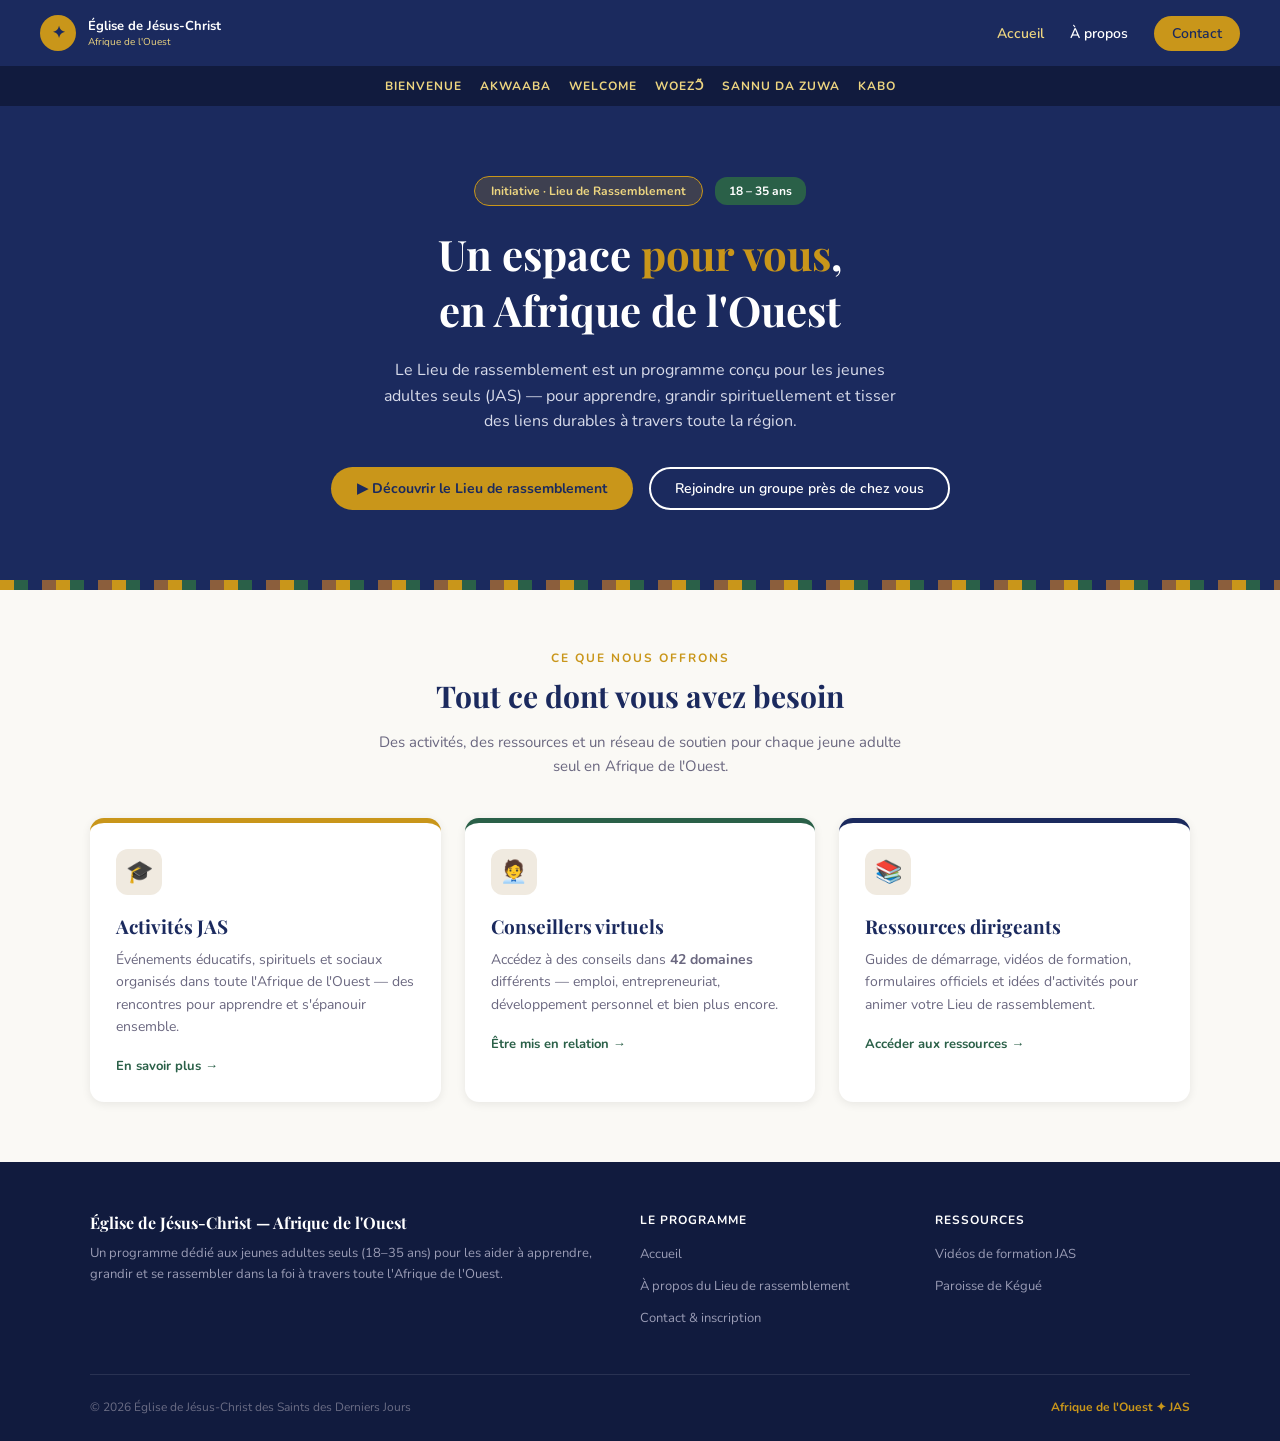
<file: index.html>
<!DOCTYPE html>
<html lang="fr">
<head>
  <meta charset="UTF-8">
  <meta name="viewport" content="width=device-width, initial-scale=1.0">
  <title>Lieu de rassemblement — Jeunes Adultes Seuls, Afrique de l'Ouest</title>
  <meta name="description" content="Le Lieu de rassemblement est un programme pour les jeunes adultes seuls (18-35 ans) en Afrique de l'Ouest : activités, ressources et accompagnement.">
  <link href="https://fonts.googleapis.com/css2?family=Playfair+Display:wght@400;700;900&family=Nunito:wght@300;400;600;700&display=swap" rel="stylesheet">
  <link rel="stylesheet" href="style.css">
</head>
<body>

<!-- ─── NAVBAR ─── -->
<nav>
  <a href="index.html" class="nav-logo">
    <div class="nav-logo-icon">✦</div>
    <div>
      <div class="nav-logo-main">Église de Jésus-Christ</div>
      <div class="nav-logo-sub">Afrique de l'Ouest</div>
    </div>
  </a>
  <ul class="nav-links">
    <li><a href="index.html" class="active">Accueil</a></li>
    <li><a href="a-propos.html">À propos</a></li>
    <li><a href="contact.html" class="nav-cta">Contact</a></li>
  </ul>
</nav>

<!-- ─── BANDEAU DE BIENVENUE ─── -->
<!-- ⚠️ Ces mots sont un essai de "bienvenue" dans plusieurs langues
     d'Afrique de l'Ouest, à vérifier / corriger avant de rendre le devoir -->
<div class="bandeau-bienvenue">
  <span class="bandeau-mot">Bienvenue</span>
  <span class="bandeau-mot">Akwaaba</span>
  <span class="bandeau-mot">Welcome</span>
  <span class="bandeau-mot">Woezɔ̃</span>
  <span class="bandeau-mot">Sannu da zuwa</span>
  <span class="bandeau-mot">Kabo</span>
</div>

<!-- ─── HERO ─── -->
<section class="hero">
  <div class="hero-badge">Initiative · Lieu de Rassemblement</div>
  <span class="hero-age">18 – 35 ans</span>
  <h1>Un espace <em>pour vous</em>,<br>en Afrique de l'Ouest</h1>
  <p class="hero-sub">
    Le Lieu de rassemblement est un programme conçu pour les jeunes adultes seuls (JAS) —
    pour apprendre, grandir spirituellement et tisser des liens durables à travers toute la région.
  </p>
  <div class="hero-actions">
    <a href="a-propos.html" class="btn-primary">▶ Découvrir le Lieu de rassemblement</a>
    <a href="contact.html" class="btn-outline">Rejoindre un groupe près de chez vous</a>
  </div>
</section>

<div class="kente"></div>

<!-- ─── OFFRES ─── -->
<section class="cards-section">
  <div class="cards-hd">
    <div class="section-label">Ce que nous offrons</div>
    <h2 class="section-title">Tout ce dont vous avez besoin</h2>
    <p class="section-desc">Des activités, des ressources et un réseau de soutien pour chaque jeune adulte seul en Afrique de l'Ouest.</p>
  </div>
  <div class="cards-grid">

    <div class="card">
      <div class="card-icon">🎓</div>
      <h3>Activités JAS</h3>
      <p>Événements éducatifs, spirituels et sociaux organisés dans toute l'Afrique de l'Ouest — des rencontres pour apprendre et s'épanouir ensemble.</p>
      <a href="a-propos.html" class="card-link">En savoir plus →</a>
    </div>

    <div class="card card-green">
      <div class="card-icon">🧑‍💼</div>
      <h3>Conseillers virtuels</h3>
      <p>Accédez à des conseils dans <strong>42 domaines</strong> différents — emploi, entrepreneuriat, développement personnel et bien plus encore.</p>
      <a href="contact.html" class="card-link">Être mis en relation →</a>
    </div>

    <div class="card card-navy">
      <div class="card-icon">📚</div>
      <h3>Ressources dirigeants</h3>
      <p>Guides de démarrage, vidéos de formation, formulaires officiels et idées d'activités pour animer votre Lieu de rassemblement.</p>
      <a href="a-propos.html" class="card-link">Accéder aux ressources →</a>
    </div>

  </div>
</section>

<!-- ─── PIED DE PAGE ─── -->
<footer>
  <div class="footer-inner">
    <div class="footer-top">
      <div class="fbrand">
        <h4>Église de Jésus-Christ — Afrique de l'Ouest</h4>
        <p>Un programme dédié aux jeunes adultes seuls (18–35 ans) pour les aider à apprendre, grandir et se rassembler dans la foi à travers toute l'Afrique de l'Ouest.</p>
      </div>
      <div class="fcol">
        <h5>Le programme</h5>
        <ul>
          <li><a href="index.html">Accueil</a></li>
          <li><a href="a-propos.html">À propos du Lieu de rassemblement</a></li>
          <li><a href="contact.html">Contact &amp; inscription</a></li>
        </ul>
      </div>
      <div class="fcol">
        <h5>Ressources</h5>
        <ul>
          <li><a href="https://www.youtube.com/playlist?list=PLsImnSnI11I7fehPz9nurvhtqoldoaC2j" target="_blank" rel="noopener">Vidéos de formation JAS</a></li>
          <li><a href="https://maps.app.goo.gl/mae8pg2AJkW2jbD5A" target="_blank" rel="noopener">Paroisse de Kégué</a></li>
        </ul>
      </div>
    </div>
    <div class="footer-bot">
      <span>© 2026 Église de Jésus-Christ des Saints des Derniers Jours</span>
      <span class="accent">Afrique de l'Ouest ✦ JAS</span>
    </div>
  </div>
</footer>

</body>
</html>
</file>
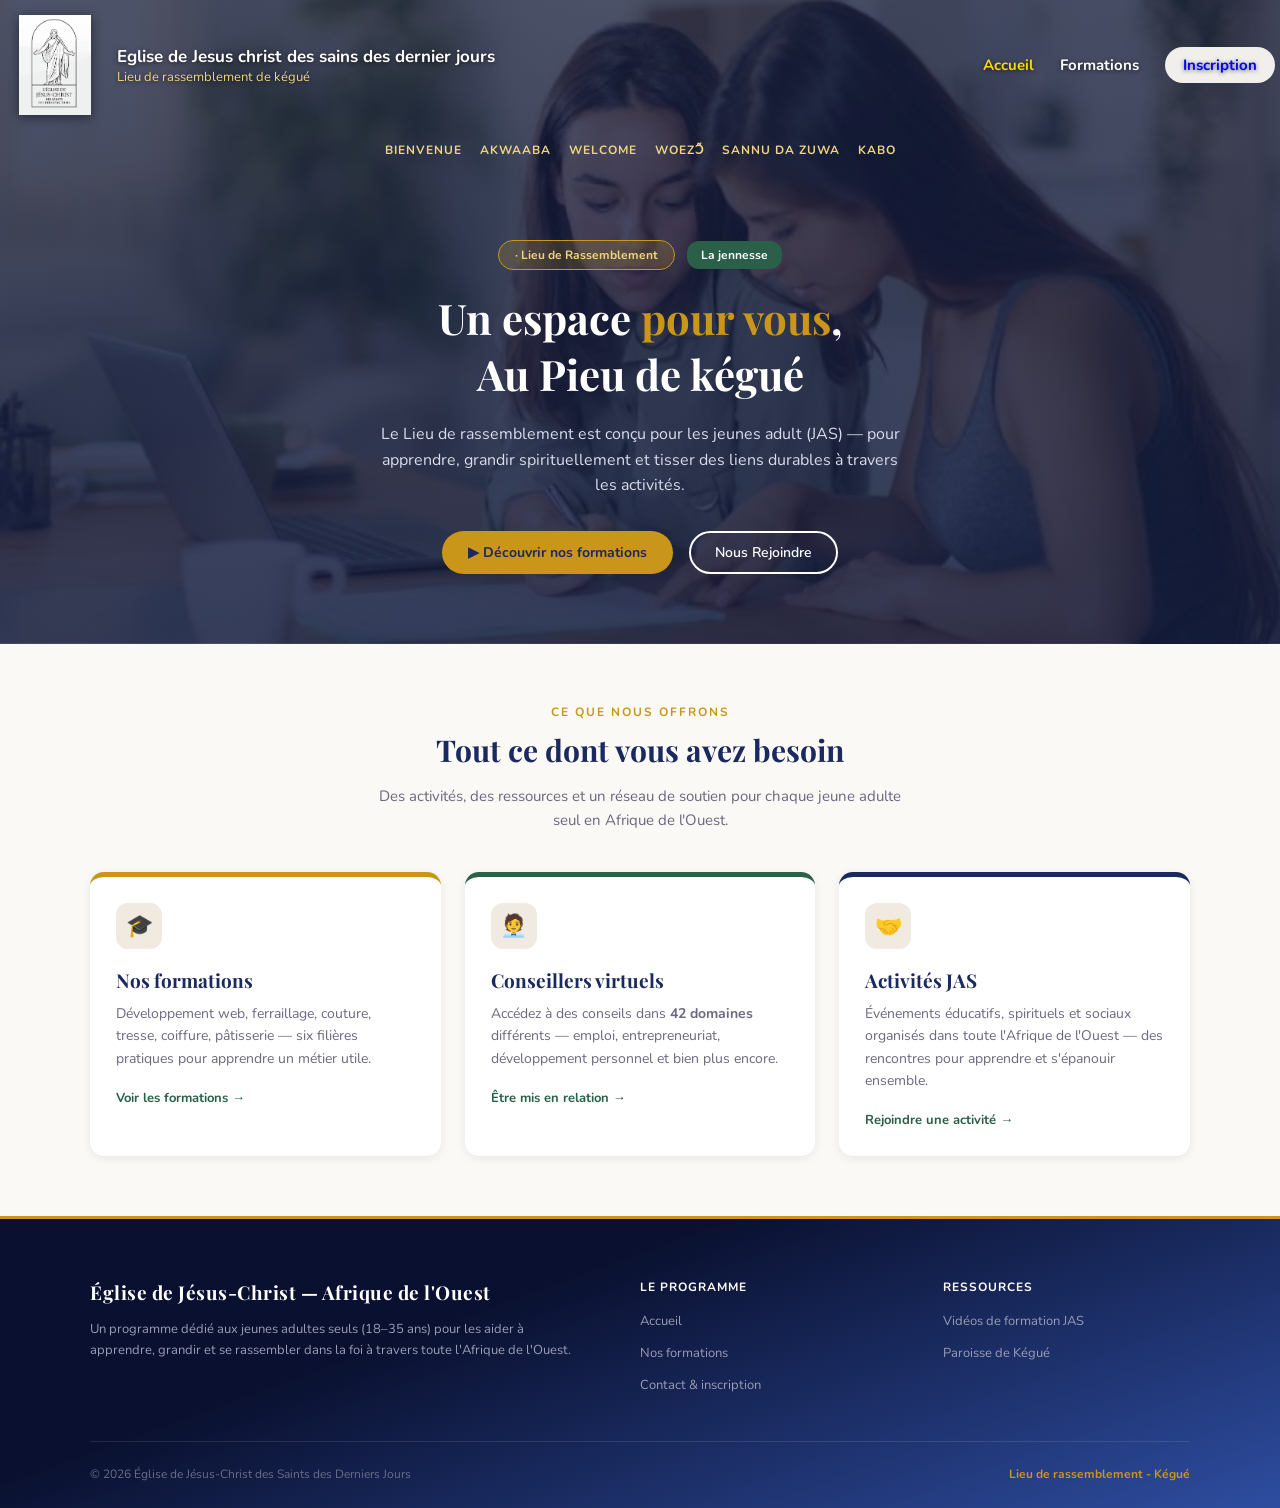
<file: Nouveau dossier/index.html>
<!DOCTYPE html>
<html lang="fr">
<head>
  <meta charset="UTF-8">
  <meta name="viewport" content="width=device-width, initial-scale=1.0">
  <title>Lieu de rassemblement — Jeunes Adultes Seuls, Afrique de l'Ouest</title>
  <meta name="description" content="Le Lieu de rassemblement est un programme pour les jeunes adultes seuls (18-35 ans) en Afrique de l'Ouest : activités, ressources et accompagnement.">
  <link href="https://fonts.googleapis.com/css2?family=Playfair+Display:wght@400;700;900&family=Nunito:wght@300;400;600;700&display=swap" rel="stylesheet">
  <link rel="stylesheet" href="style.css">
</head>
<body>

  <div class="hero-background">
<!-- ─── NAVBAR ─── -->
<nav>
  <a href="index.html" class="nav-logo">
    <div class="nav-logo-icon"><img src="iconeJas.png" alt="Jesus Christ"></div>
    <div>
      <div class="nav-logo-main">Eglise de Jesus christ des sains des dernier jours</div>
      <div class="nav-logo-sub">Lieu de rassemblement de kégué</div>
    </div>
  </a>
  <ul class="nav-links">
    <li><a href="index.html" class="active">Accueil</a></li>
    <li><a href="formations.html" class="fix">Formations</a></li>
    <li><a href="contact.html" class="nav-cta">Inscription</a></li>
  </ul>
</nav>

<div class="bandeau-bienvenue">
  <span class="bandeau-mot">Bienvenue</span>
  <span class="bandeau-mot">Akwaaba</span>
  <span class="bandeau-mot">Welcome</span>
  <span class="bandeau-mot">Woezɔ̃</span>
  <span class="bandeau-mot">Sannu da zuwa</span>
  <span class="bandeau-mot">Kabo</span>
</div>

<!-- ─── HERO ─── -->
<section class="hero">
  <div class="hero-badge"> · Lieu de Rassemblement</div>
  <span class="hero-age">La jennesse</span>
  <h1>Un espace <em>pour vous</em>,<br>Au Pieu de kégué</h1>
  <p class="hero-sub">
    Le Lieu de rassemblement est conçu pour les jeunes adult (JAS) —
    pour apprendre, grandir spirituellement et tisser des liens durables à travers les activités.
  </p>
  <div class="hero-actions">
    <a href="formations.html" class="btn-primary">▶ Découvrir nos formations</a>
    <a href="contact.html" class="btn-outline">Nous Rejoindre</a>
  </div>
</section>
</div>

<!-- ─── OFFRES ─── -->
<section class="cards-section">
  <div class="cards-hd">
    <div class="section-label">Ce que nous offrons</div>
    <h2 class="section-title">Tout ce dont vous avez besoin</h2>
    <p class="section-desc">Des activités, des ressources et un réseau de soutien pour chaque jeune adulte seul en Afrique de l'Ouest.</p>
  </div>
  <div class="cards-grid">

    <div class="card">
      <div class="card-icon">🎓</div>
      <h3>Nos formations</h3>
      <p>Développement web, ferraillage, couture, tresse, coiffure, pâtisserie — six filières pratiques pour apprendre un métier utile.</p>
      <a href="formations.html" class="card-link">Voir les formations →</a>
    </div>

    <div class="card card-green">
      <div class="card-icon">🧑‍💼</div>
      <h3>Conseillers virtuels</h3>
      <p>Accédez à des conseils dans <strong>42 domaines</strong> différents — emploi, entrepreneuriat, développement personnel et bien plus encore.</p>
      <a href="contact.html" class="card-link">Être mis en relation →</a>
    </div>

    <div class="card card-navy">
      <div class="card-icon">🤝</div>
      <h3>Activités JAS</h3>
      <p>Événements éducatifs, spirituels et sociaux organisés dans toute l'Afrique de l'Ouest — des rencontres pour apprendre et s'épanouir ensemble.</p>
      <a href="contact.html" class="card-link">Rejoindre une activité →</a>
    </div>

  </div>
</section>

<!-- ─── PIED DE PAGE ─── -->
<footer>
  <div class="footer-inner">
    <div class="footer-top">
      <div class="fbrand">
        <h4>Église de Jésus-Christ — Afrique de l'Ouest</h4>
        <p>Un programme dédié aux jeunes adultes seuls (18–35 ans) pour les aider à apprendre, grandir et se rassembler dans la foi à travers toute l'Afrique de l'Ouest.</p>
      </div>
      <div class="fcol">
        <h5>Le programme</h5>
        <ul>
          <li><a href="index.html">Accueil</a></li>
          <li><a href="formations.html">Nos formations</a></li>
          <li><a href="contact.html">Contact &amp; inscription</a></li>
        </ul>
      </div>
      <div class="fcol">
        <h5>Ressources</h5>
        <ul>
          <li><a href="https://www.youtube.com/playlist?list=PLsImnSnI11I7fehPz9nurvhtqoldoaC2j" target="_blank" rel="noopener">Vidéos de formation JAS</a></li>
          <li><a href="https://maps.app.goo.gl/mae8pg2AJkW2jbD5A" target="_blank" rel="noopener">Paroisse de Kégué</a></li>
        </ul>
      </div>
    </div>
    <div class="footer-bot">
      <span>© 2026 Église de Jésus-Christ des Saints des Derniers Jours</span>
      <span class="accent">Lieu de rassemblement - Kégué</span>
    </div>
  </div>
</footer>
</body>
</html>
</file>
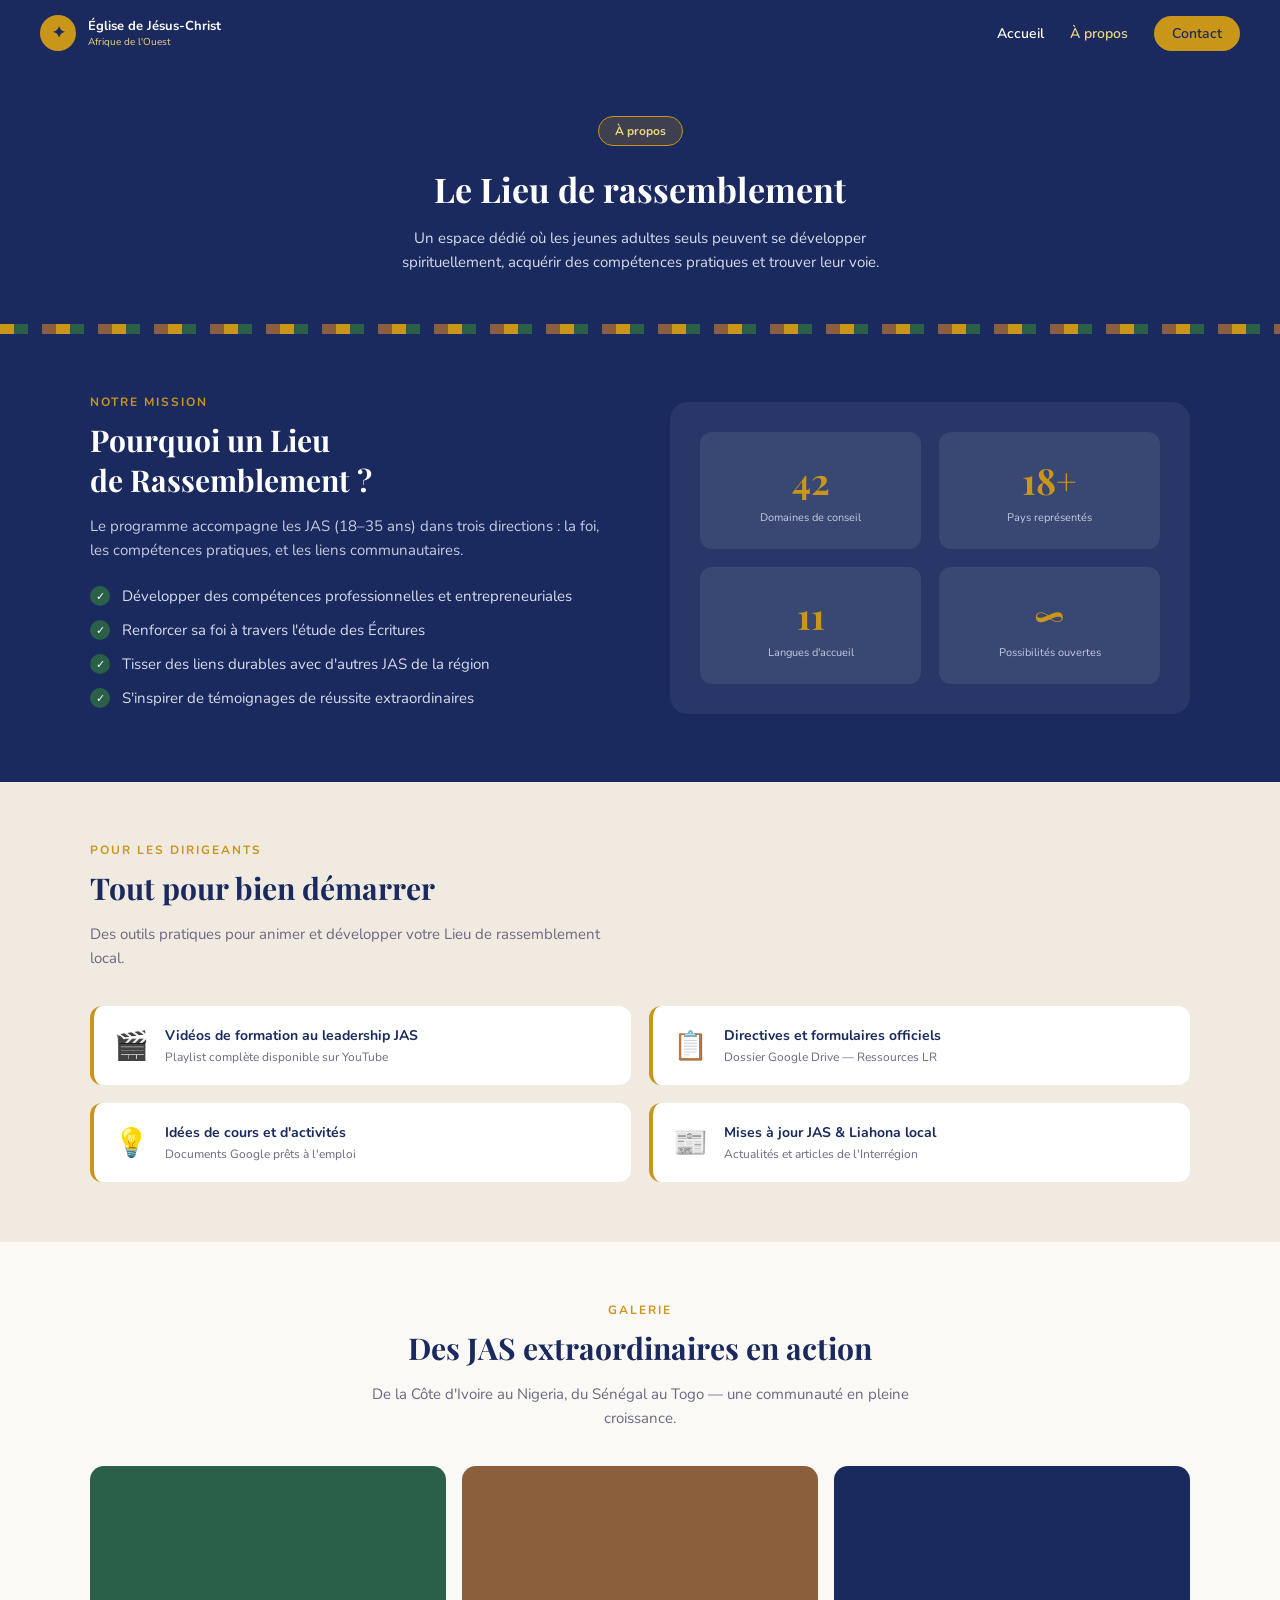
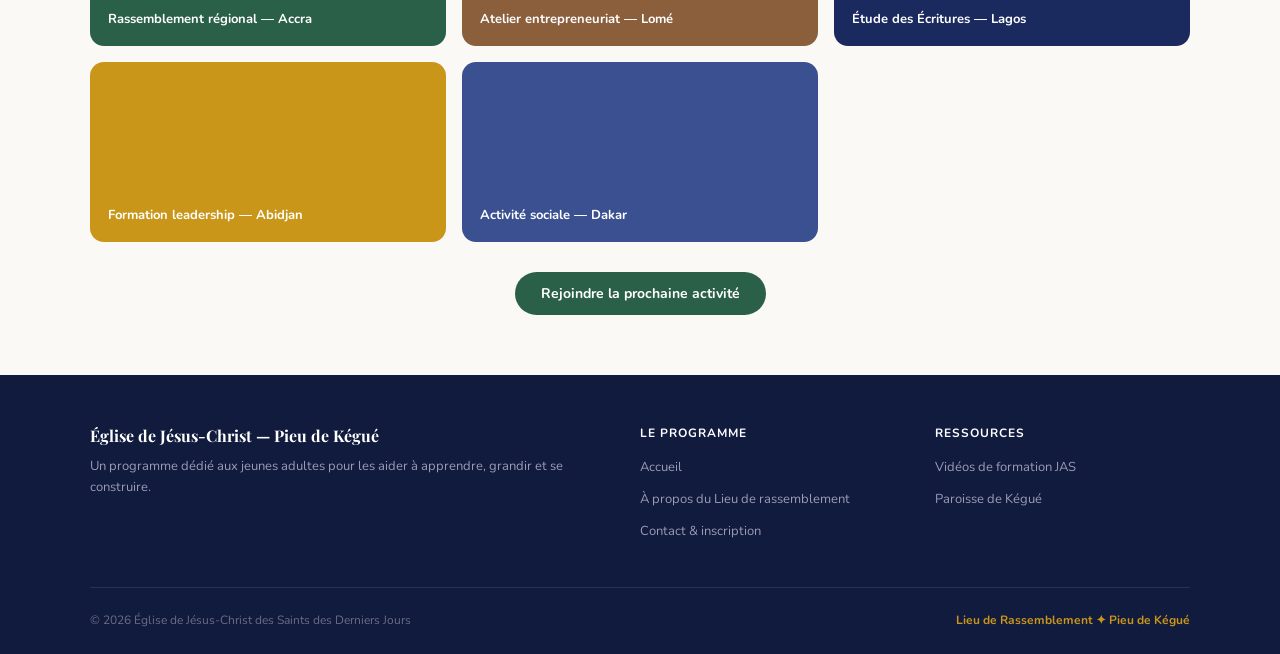
<file: a-propos.html>
<!DOCTYPE html>
<html lang="fr">
<head>
  <meta charset="UTF-8">
  <meta name="viewport" content="width=device-width, initial-scale=1.0">
  <title>À propos du Lieu de rassemblement — JAS Afrique de l'Ouest</title>
  <meta name="description" content="Découvrez la mission du Lieu de rassemblement, ses chiffres clés et les ressources disponibles pour les jeunes adultes seuls et leurs dirigeants.">
  <link href="https://fonts.googleapis.com/css2?family=Playfair+Display:wght@400;700;900&family=Nunito:wght@300;400;600;700&display=swap" rel="stylesheet">
  <link rel="stylesheet" href="style.css">
</head>
<body>

<!-- ─── NAVBAR ─── -->
<nav>
  <a href="index.html" class="nav-logo">
    <div class="nav-logo-icon">✦</div>
    <div>
      <div class="nav-logo-main">Église de Jésus-Christ</div>
      <div class="nav-logo-sub">Afrique de l'Ouest</div>
    </div>
  </a>
  <ul class="nav-links">
    <li><a href="index.html">Accueil</a></li>
    <li><a href="a-propos.html" class="active">À propos</a></li>
    <li><a href="contact.html" class="nav-cta">Contact</a></li>
  </ul>
</nav>

<!-- ─── EN-TÊTE DE PAGE ─── -->
<section class="page-header">
  <div class="hero-badge">À propos</div>
  <h1>Le Lieu de rassemblement</h1>
  <p>Un espace dédié où les jeunes adultes seuls peuvent se développer spirituellement, acquérir des compétences pratiques et trouver leur voie.</p>
</section>

<div class="kente"></div>

<!-- ─── MISSION & CHIFFRES ─── -->
<section class="feature-section">
  <div class="feature-inner">
    <div class="feature-content">
      <div class="section-label">Notre mission</div>
      <h2 class="section-title">Pourquoi un Lieu<br>de Rassemblement ?</h2>
      <p class="section-desc">
        Le programme accompagne les JAS (18–35 ans) dans trois directions : la foi, les compétences pratiques, et les liens communautaires.
      </p>
      <ul class="feature-list">
        <li>
          <span class="fcheck">✓</span>
          <span>Développer des compétences professionnelles et entrepreneuriales</span>
        </li>
        <li>
          <span class="fcheck">✓</span>
          <span>Renforcer sa foi à travers l'étude des Écritures</span>
        </li>
        <li>
          <span class="fcheck">✓</span>
          <span>Tisser des liens durables avec d'autres JAS de la région</span>
        </li>
        <li>
          <span class="fcheck">✓</span>
          <span>S'inspirer de témoignages de réussite extraordinaires</span>
        </li>
      </ul>
    </div>
    <div class="feature-vis">
      <div class="stat-grid">
        <div class="stat-box">
          <div class="stat-num">42</div>
          <div class="stat-lbl">Domaines de conseil</div>
        </div>
        <div class="stat-box">
          <div class="stat-num">18+</div>
          <div class="stat-lbl">Pays représentés</div>
        </div>
        <div class="stat-box">
          <div class="stat-num">11</div>
          <div class="stat-lbl">Langues d'accueil</div>
        </div>
        <div class="stat-box">
          <div class="stat-num">∞</div>
          <div class="stat-lbl">Possibilités ouvertes</div>
        </div>
      </div>
    </div>
  </div>
</section>

<!-- ─── RESSOURCES DIRIGEANTS ─── -->
<section class="resources-section">
  <div class="resources-inner">
    <div class="section-label">Pour les dirigeants</div>
    <h2 class="section-title">Tout pour bien démarrer</h2>
    <p class="section-desc">Des outils pratiques pour animer et développer votre Lieu de rassemblement local.</p>
    <div class="resources-grid">
      <a href="https://www.youtube.com/playlist?list=PLsImnSnI11I7fehPz9nurvhtqoldoaC2j" class="res-item" target="_blank" rel="noopener">
        <span class="res-emoji">🎬</span>
        <div>
          <h4>Vidéos de formation au leadership JAS</h4>
          <p>Playlist complète disponible sur YouTube</p>
        </div>
      </a>
      <a href="https://drive.google.com/drive/folders/1a1h6Eb-d5ZvznE8h7kzeudmm6tMqYqth" class="res-item" target="_blank" rel="noopener">
        <span class="res-emoji">📋</span>
        <div>
          <h4>Directives et formulaires officiels</h4>
          <p>Dossier Google Drive — Ressources LR</p>
        </div>
      </a>
      <a href="https://docs.google.com/document/d/1ixwEaow4Ad2zph8p8s55453L5QPtCA844CBS7XX6nzw/edit?tab=t.0" class="res-item" target="_blank" rel="noopener">
        <span class="res-emoji">💡</span>
        <div>
          <h4>Idées de cours et d'activités</h4>
          <p>Documents Google prêts à l'emploi</p>
        </div>
      </a>
      <a href="https://drive.google.com/drive/folders/1taW5S7uBejNlnb3Ykxp8puZVUSTl_1uK" class="res-item" target="_blank" rel="noopener">
        <span class="res-emoji">📰</span>
        <div>
          <h4>Mises à jour JAS &amp; Liahona local</h4>
          <p>Actualités et articles de l'Interrégion</p>
        </div>
      </a>
    </div>
  </div>
</section>

<!-- ─── GALERIE ─── -->
<section class="gallery-section">
  <div class="gallery-hd">
    <div class="section-label">Galerie</div>
    <h2 class="section-title">Des JAS extraordinaires en action</h2>
    <p class="section-desc">De la Côte d'Ivoire au Nigeria, du Sénégal au Togo — une communauté en pleine croissance.</p>
  </div>
  <div class="gallery-grid">
    <div class="g-card c1">
      <span class="g-caption">Rassemblement régional — Accra</span>
    </div>
    <div class="g-card c2">
      <span class="g-caption">Atelier entrepreneuriat — Lomé</span>
    </div>
    <div class="g-card c3">
      <span class="g-caption">Étude des Écritures — Lagos</span>
    </div>
    <div class="g-card c4">
      <span class="g-caption">Formation leadership — Abidjan</span>
    </div>
    <div class="g-card c5">
      <span class="g-caption">Activité sociale — Dakar</span>
    </div>
  </div>
  <div class="gallery-cta">
    <a href="contact.html" class="btn-green">Rejoindre la prochaine activité</a>
  </div>
</section>

<!-- ─── PIED DE PAGE ─── -->
<footer>
  <div class="footer-inner">
    <div class="footer-top">
      <div class="fbrand">
        <h4>Église de Jésus-Christ — Pieu de Kégué</h4>
        <p>Un programme dédié aux jeunes adultes pour les aider à apprendre, grandir et se construire.</p>
      </div>
      <div class="fcol">
        <h5>Le programme</h5>
        <ul>
          <li><a href="index.html">Accueil</a></li>
          <li><a href="a-propos.html">À propos du Lieu de rassemblement</a></li>
          <li><a href="contact.html">Contact &amp; inscription</a></li>
        </ul>
      </div>
      <div class="fcol">
        <h5>Ressources</h5>
        <ul>
          <li><a href="https://www.youtube.com/playlist?list=PLsImnSnI11I7fehPz9nurvhtqoldoaC2j" target="_blank" rel="noopener">Vidéos de formation JAS</a></li>
          <li><a href="https://maps.app.goo.gl/mae8pg2AJkW2jbD5A" target="_blank" rel="noopener">Paroisse de Kégué</a></li>
        </ul>
      </div>
    </div>
    <div class="footer-bot">
      <span>© 2026 Église de Jésus-Christ des Saints des Derniers Jours</span>
      <span class="accent">Lieu de Rassemblement ✦ Pieu de Kégué</span>
    </div>
  </div>
</footer>

</body>
</html>
</file>
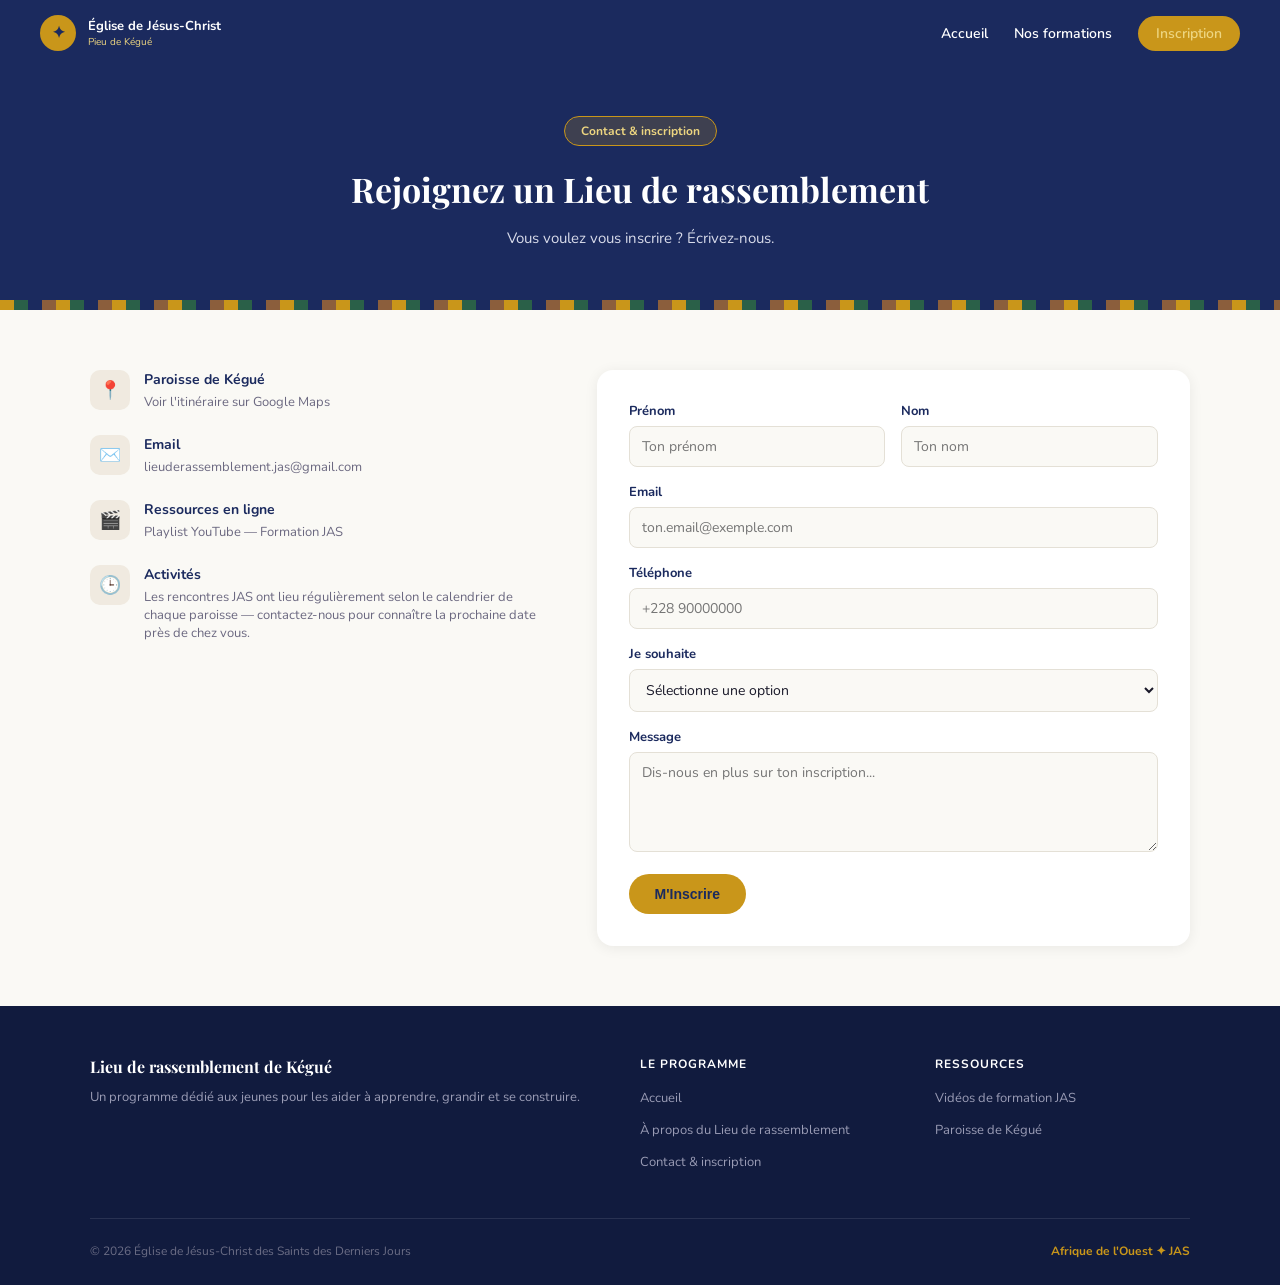
<file: contact.html>
<!DOCTYPE html>
<html lang="fr">
<head>
  <meta charset="UTF-8">
  <meta name="viewport" content="width=device-width, initial-scale=1.0">
  <title>Contact — Lieu de rassemblement, JAS Afrique de l'Ouest</title>
  <meta name="description" content="Contactez le Lieu de rassemblement le plus proche de chez vous ou inscrivez-vous à une activité JAS en Afrique de l'Ouest.">
  <link href="https://fonts.googleapis.com/css2?family=Playfair+Display:wght@400;700;900&family=Nunito:wght@300;400;600;700&display=swap" rel="stylesheet">
  <link rel="stylesheet" href="style.css">
</head>
<body>

<!-- ─── NAVBAR ─── -->
<nav>
  <a href="index.html" class="nav-logo">
    <div class="nav-logo-icon">✦</div>
    <div>
      <div class="nav-logo-main">Église de Jésus-Christ</div>
      <div class="nav-logo-sub">Pieu de Kégué</div>
    </div>
  </a>
  <ul class="nav-links">
    <li><a href="index.html">Accueil</a></li>
    <li><a href="a-propos.html">Nos formations</a></li>
    <li><a href="contact.html" class="nav-cta active">Inscription</a></li>
  </ul>
</nav>

<!-- ─── EN-TÊTE DE PAGE ─── -->
<section class="page-header">
  <div class="hero-badge">Contact &amp; inscription</div>
  <h1>Rejoignez un Lieu de rassemblement</h1>
  <p>Vous voulez vous inscrire ? Écrivez-nous.</p>
</section>

<div class="kente"></div>

<!-- ─── COORDONNÉES + FORMULAIRE ─── -->
<section class="contact-section">
  <div class="contact-inner">

    <div class="contact-infos">

      <div class="info-item">
        <div class="info-icon">📍</div>
        <div>
          <h4>Paroisse de Kégué</h4>
          <p><a href="https://maps.app.goo.gl/mae8pg2AJkW2jbD5A" target="_blank" rel="noopener">Voir l'itinéraire sur Google Maps</a></p>
        </div>
      </div>

      <div class="info-item">
        <div class="info-icon">✉️</div>
        <div>
          <h4>Email</h4>
          <p><a href="mailto:lieuderassemblement.jas@gmail.com">lieuderassemblement.jas@gmail.com</a></p>
        </div>
      </div>

      <div class="info-item">
        <div class="info-icon">🎬</div>
        <div>
          <h4>Ressources en ligne</h4>
          <p><a href="https://www.youtube.com/playlist?list=PLsImnSnI11I7fehPz9nurvhtqoldoaC2j" target="_blank" rel="noopener">Playlist YouTube — Formation JAS</a></p>
        </div>
      </div>

      <div class="info-item">
        <div class="info-icon">🕒</div>
        <div>
          <h4>Activités</h4>
          <p>Les rencontres JAS ont lieu régulièrement selon le calendrier de chaque paroisse — contactez-nous pour connaître la prochaine date près de chez vous.</p>
        </div>
      </div>

    </div>

    <form class="contact-form" action="#" method="post">
      <div class="form-row">
        <div class="field">
          <label for="prenom">Prénom</label>
          <input type="text" id="prenom" name="prenom" placeholder="Ton prénom" required>
        </div>
        <div class="field">
          <label for="nom">Nom</label>
          <input type="text" id="nom" name="nom" placeholder="Ton nom" required>
        </div>
      </div>

      <div class="field">
        <label for="email">Email</label>
        <input type="email" id="email" name="email" placeholder="ton.email@exemple.com" required>
      </div>

      <div class="field">
        <label for="telephone">Téléphone</label>
        <input type="tel" id="telephone" name="telephone" placeholder="+228 90000000">
      </div>

      <div class="field">
        <label for="interet">Je souhaite</label>
        <select id="interet" name="interet">
          <option value="">Sélectionne une option</option>
          <option value="activite">Developpement Web</option>
          <option value="conseiller">Tresse</option>
          <option value="dirigeant">Patisserie</option>
          <option value="question">Fera</option>
        </select>
      </div>

      <div class="field">
        <label for="message">Message</label>
        <textarea id="message" name="message" placeholder="Dis-nous en plus sur ton inscription..."></textarea>
      </div>

      <button type="submit" class="btn-primary">M'Inscrire</button>
    </form>

  </div>
</section>

<!-- ─── PIED DE PAGE ─── -->
<footer>
  <div class="footer-inner">
    <div class="footer-top">
      <div class="fbrand">
        <h4>Lieu de rassemblement de Kégué</h4>
        <p>Un programme dédié aux jeunes pour les aider à apprendre, grandir et se construire.</p>
      </div>
      <div class="fcol">
        <h5>Le programme</h5>
        <ul>
          <li><a href="index.html">Accueil</a></li>
          <li><a href="a-propos.html">À propos du Lieu de rassemblement</a></li>
          <li><a href="contact.html">Contact &amp; inscription</a></li>
        </ul>
      </div>
      <div class="fcol">
        <h5>Ressources</h5>
        <ul>
          <li><a href="https://www.youtube.com/playlist?list=PLsImnSnI11I7fehPz9nurvhtqoldoaC2j" target="_blank" rel="noopener">Vidéos de formation JAS</a></li>
          <li><a href="https://maps.app.goo.gl/mae8pg2AJkW2jbD5A" target="_blank" rel="noopener">Paroisse de Kégué</a></li>
        </ul>
      </div>
    </div>
    <div class="footer-bot">
      <span>© 2026 Église de Jésus-Christ des Saints des Derniers Jours</span>
      <span class="accent">Afrique de l'Ouest ✦ JAS</span>
    </div>
  </div>
</footer>

</body>
</html>
</file>
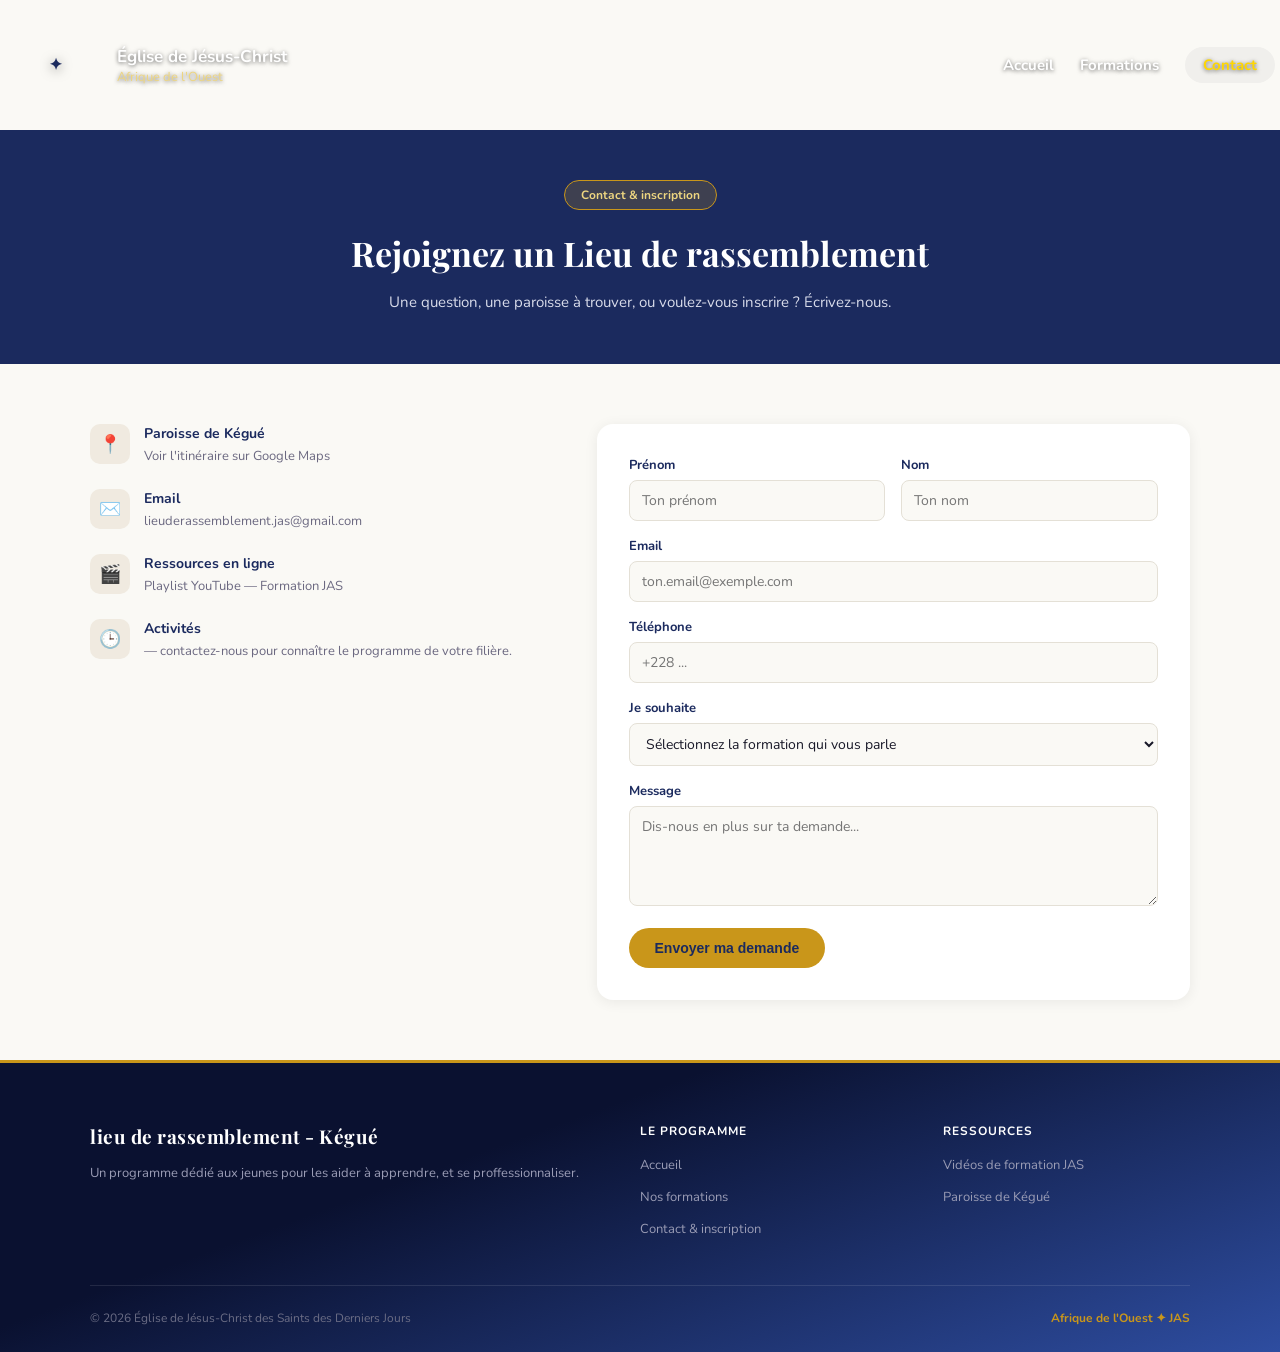
<file: Nouveau dossier/contact.html>
<!DOCTYPE html>
<html lang="fr">
<head>
  <meta charset="UTF-8">
  <meta name="viewport" content="width=device-width, initial-scale=1.0">
  <title>Contact — Lieu de rassemblement, JAS Afrique de l'Ouest</title>
  <meta name="description" content="Contactez le Lieu de rassemblement le plus proche de chez vous ou inscrivez-vous à une activité JAS en Afrique de l'Ouest.">
  <link href="https://fonts.googleapis.com/css2?family=Playfair+Display:wght@400;700;900&family=Nunito:wght@300;400;600;700&display=swap" rel="stylesheet">
  <link rel="stylesheet" href="style.css">
</head>
<body>

<!-- ─── NAVBAR ─── -->
<nav>
  <a href="index.html" class="nav-logo">
    <div class="nav-logo-icon">✦</div>
    <div>
      <div class="nav-logo-main">Église de Jésus-Christ</div>
      <div class="nav-logo-sub">Afrique de l'Ouest</div>
    </div>
  </a>
  <ul class="nav-links">
    <li><a href="index.html">Accueil</a></li>
    <li><a href="formations.html">Formations</a></li>
    <li><a href="contact.html" class="nav-cta active">Contact</a></li>
  </ul>
</nav>

<!-- ─── EN-TÊTE DE PAGE ─── -->
<section class="page-header">
  <div class="hero-badge">Contact &amp; inscription</div>
  <h1>Rejoignez un Lieu de rassemblement</h1>
  <p>Une question, une paroisse à trouver, ou voulez-vous inscrire ? Écrivez-nous.</p>
</section>

<!-- ─── COORDONNÉES + FORMULAIRE ─── -->
<section class="contact-section">
  <div class="contact-inner">

    <div class="contact-infos">

      <div class="info-item">
        <div class="info-icon">📍</div>
        <div>
          <h4>Paroisse de Kégué</h4>
          <p><a href="https://maps.app.goo.gl/mae8pg2AJkW2jbD5A" target="_blank" rel="noopener">Voir l'itinéraire sur Google Maps</a></p>
        </div>
      </div>

      <div class="info-item">
        <div class="info-icon">✉️</div>
        <div>
          <h4>Email</h4>
          <p><a href="mailto:lieuderassemblement.jas@gmail.com">lieuderassemblement.jas@gmail.com</a></p>
        </div>
      </div>

      <div class="info-item">
        <div class="info-icon">🎬</div>
        <div>
          <h4>Ressources en ligne</h4>
          <p><a href="https://www.youtube.com/playlist?list=PLsImnSnI11I7fehPz9nurvhtqoldoaC2j" target="_blank" rel="noopener">Playlist YouTube — Formation JAS</a></p>
        </div>
      </div>

      <div class="info-item">
        <div class="info-icon">🕒</div>
        <div>
          <h4>Activités</h4>
          <p>— contactez-nous pour connaître le programme de votre filière.</p>
        </div>
      </div>

    </div>

    <form class="contact-form" action="#" method="post">
      <div class="form-row">
        <div class="field">
          <label for="prenom">Prénom</label>
          <input type="text" id="prenom" name="prenom" placeholder="Ton prénom" required>
        </div>
        <div class="field">
          <label for="nom">Nom</label>
          <input type="text" id="nom" name="nom" placeholder="Ton nom" required>
        </div>
      </div>

      <div class="field">
        <label for="email">Email</label>
        <input type="email" id="email" name="email" placeholder="ton.email@exemple.com" required>
      </div>

      <div class="field">
        <label for="telephone">Téléphone</label>
        <input type="tel" id="telephone" name="telephone" placeholder="+228 ...">
      </div>

      <div class="field">
        <label for="interet">Je souhaite</label>
        <select id="interet" name="interet">
          <option value="">Sélectionnez la formation qui vous parle</option>
          <option value="activite">Developpement Web</option>
          <option value="conseiller">Tresse</option>
          <option value="dirigeant">Patisserie</option>
          <option value="question">Ferraillage</option>
          <option value="question">Couture</option>
          <option value="question">Coiffure</option>
        </select>
      </div>

      <div class="field">
        <label for="message">Message</label>
        <textarea id="message" name="message" placeholder="Dis-nous en plus sur ta demande..."></textarea>
      </div>

      <button type="submit" class="btn-primary">Envoyer ma demande</button>
    </form>

  </div>
</section>

<!-- ─── PIED DE PAGE ─── -->
<footer>
  <div class="footer-inner">
    <div class="footer-top">
      <div class="fbrand">
        <h4>lieu de rassemblement - Kégué</h4>
        <p>Un programme dédié aux jeunes pour les aider à apprendre, et se proffessionnaliser.</p>
      </div>
      <div class="fcol">
        <h5>Le programme</h5>
        <ul>
          <li><a href="index.html">Accueil</a></li>
          <li><a href="formations.html">Nos formations</a></li>
          <li><a href="contact.html">Contact &amp; inscription</a></li>
        </ul>
      </div>
      <div class="fcol">
        <h5>Ressources</h5>
        <ul>
          <li><a href="https://www.youtube.com/playlist?list=PLsImnSnI11I7fehPz9nurvhtqoldoaC2j" target="_blank" rel="noopener">Vidéos de formation JAS</a></li>
          <li><a href="https://maps.app.goo.gl/mae8pg2AJkW2jbD5A" target="_blank" rel="noopener">Paroisse de Kégué</a></li>
        </ul>
      </div>
    </div>
    <div class="footer-bot">
      <span>© 2026 Église de Jésus-Christ des Saints des Derniers Jours</span>
      <span class="accent">Afrique de l'Ouest ✦ JAS</span>
    </div>
  </div>
</footer>

</body>
</html>
</file>
<file: style.css>
/* =========================================================
   Lieu de rassemblement — Jeunes Adultes Seuls (Afrique de l'Ouest)
   Feuille de style commune — index.html / a-propos.html / contact.html

   Palette de couleurs utilisée dans tout le site
   (pas de variables CSS pour l'instant, donc on recopie
   ces codes directement dans chaque règle) :
   - Bleu nuit (navy)   : #1B2A5E
   - Bleu nuit foncé    : #111B3E
   - Doré (gold)        : #C9961A
   - Doré clair         : #EDD580
   - Vert               : #2A6048
   - Fond crème         : #FAF9F5
   - Fond crème foncé   : #F0EAE0
   - Texte gris foncé   : #6B6880
   ========================================================= */

* {
  margin: 0;
  padding: 0;
  box-sizing: border-box;
}

body {
  font-family: 'Nunito', sans-serif;
  background-color: #FAF9F5;
  color: #181828;
}

/* ───────────────── BARRE DE NAVIGATION ─────────────────
   Flexbox : le logo à gauche, les liens à droite,
   tout centré verticalement */
nav {
  background-color: #1B2A5E;
  display: flex;
  justify-content: space-between;
  align-items: center;
  padding: 15px 40px;
}

.nav-logo {
  display: flex;
  align-items: center;
  gap: 12px;
  text-decoration: none;
}

.nav-logo-icon {
  width: 36px;
  height: 36px;
  background-color: #C9961A;
  border-radius: 50%;
  display: flex;
  align-items: center;
  justify-content: center;
  font-weight: bold;
  color: #1B2A5E;
}

.nav-logo-main {
  font-size: 13px;
  font-weight: bold;
  color: #FFFFFF;
}

.nav-logo-sub {
  font-size: 10px;
  color: #EDD580;
}

.nav-links {
  display: flex;
  align-items: center;
  gap: 26px;
  list-style: none;
}

.nav-links a {
  color: #FFFFFF;
  text-decoration: none;
  font-size: 14px;
  font-weight: 600;
}

.nav-links a:hover {
  color: #C9961A;
}

.nav-links a.active {
  color: #EDD580;
}

.nav-links .nav-cta {
  background-color: #C9961A;
  color: #1B2A5E;
  padding: 8px 18px;
  border-radius: 20px;
}

/* ───────────────── BANDEAU DE BIENVENUE ─────────────────
   Pas d'animation : les mots s'affichent simplement les uns
   à côté des autres et passent à la ligne si besoin
   (flex-wrap: wrap) */
.bandeau-bienvenue {
  background-color: #111B3E;
  padding: 12px 20px;
  display: flex;
  flex-wrap: wrap;
  justify-content: center;
  gap: 18px;
}

.bandeau-mot {
  color: #EDD580;
  font-size: 12px;
  font-weight: bold;
  text-transform: uppercase;
  letter-spacing: 1px;
}

/* ───────────────── HERO (page d'accueil) ─────────────────
   Fond de couleur unie, tout centré avec text-align */
.hero {
  background-color: #1B2A5E;
  padding: 70px 40px;
  text-align: center;
}

.hero-badge {
  display: inline-block;
  background-color: rgba(201, 150, 26, 0.2);
  border: 1px solid #C9961A;
  color: #EDD580;
  font-size: 12px;
  font-weight: bold;
  padding: 6px 16px;
  border-radius: 20px;
  margin-bottom: 20px;
}

.hero-age {
  display: inline-block;
  background-color: #2A6048;
  color: #FFFFFF;
  font-size: 12px;
  font-weight: bold;
  padding: 6px 14px;
  border-radius: 12px;
  margin-bottom: 20px;
  margin-left: 8px;
}

.hero h1 {
  font-family: 'Playfair Display', serif;
  font-size: 42px;
  color: #FFFFFF;
  margin-bottom: 20px;
}

.hero h1 em {
  color: #C9961A;
  font-style: normal;
}

.hero-sub {
  font-size: 16px;
  color: #D8DBEA;
  max-width: 540px;
  margin: 0 auto 32px auto;
  line-height: 1.6;
}

.hero-actions {
  display: flex;
  gap: 16px;
  justify-content: center;
  flex-wrap: wrap;
}

/* ───────────────── PETIT EN-TÊTE (pages secondaires) ───────────────── */
.page-header {
  background-color: #1B2A5E;
  padding: 50px 40px;
  text-align: center;
}

.page-header h1 {
  font-family: 'Playfair Display', serif;
  font-size: 34px;
  color: #FFFFFF;
  margin-bottom: 14px;
}

.page-header p {
  font-size: 15px;
  color: #D8DBEA;
  max-width: 540px;
  margin: 0 auto;
  line-height: 1.6;
}

/* ───────────────── BOUTONS ───────────────── */
.btn-primary {
  background-color: #C9961A;
  color: #1B2A5E;
  font-size: 14px;
  font-weight: bold;
  padding: 12px 26px;
  border-radius: 30px;
  text-decoration: none;
  display: inline-block;
  border: none;
}

.btn-primary:hover {
  background-color: #EDD580;
}

.btn-outline {
  background-color: transparent;
  border: 2px solid #FFFFFF;
  color: #FFFFFF;
  font-size: 14px;
  font-weight: 600;
  padding: 10px 24px;
  border-radius: 30px;
  text-decoration: none;
  display: inline-block;
}

.btn-outline:hover {
  background-color: #FFFFFF;
  color: #1B2A5E;
}

.btn-green {
  background-color: #2A6048;
  color: #FFFFFF;
  font-size: 14px;
  font-weight: bold;
  padding: 12px 26px;
  border-radius: 30px;
  text-decoration: none;
  display: inline-block;
  border: none;
}

.btn-green:hover {
  background-color: #3D7D5F;
}

/* ───────────────── LISERÉ DE COULEUR ─────────────────
   Un simple dégradé répété, façon tissu kente */
.kente {
  height: 10px;
  background: repeating-linear-gradient(
    90deg,
    #C9961A 0px, #C9961A 14px,
    #2A6048 14px, #2A6048 28px,
    #1B2A5E 28px, #1B2A5E 42px,
    #8B5E3C 42px, #8B5E3C 56px
  );
}

/* ───────────────── TITRES DE SECTION ───────────────── */
.section-label {
  font-size: 12px;
  font-weight: bold;
  color: #C9961A;
  text-transform: uppercase;
  letter-spacing: 2px;
  margin-bottom: 10px;
}

.section-title {
  font-family: 'Playfair Display', serif;
  font-size: 30px;
  font-weight: bold;
  color: #1B2A5E;
  margin-bottom: 14px;
}

.section-desc {
  font-size: 15px;
  color: #6B6880;
  max-width: 540px;
  line-height: 1.6;
}

/* ───────────────── SECTION "CARTES" (page d'accueil) ─────────────────
   CSS Grid à 3 colonnes égales */
.cards-section {
  padding: 60px 40px;
}

.cards-hd {
  text-align: center;
  margin-bottom: 40px;
}

.cards-hd .section-desc {
  margin: 0 auto;
}

.cards-grid {
  display: grid;
  grid-template-columns: repeat(3, 1fr);
  gap: 24px;
  max-width: 1100px;
  margin: 0 auto;
}

.card {
  background-color: #FFFFFF;
  border-radius: 14px;
  padding: 26px;
  box-shadow: 0 2px 10px rgba(0, 0, 0, 0.08);
  border-top: 5px solid #C9961A;
}

.card.card-green {
  border-top-color: #2A6048;
}

.card.card-navy {
  border-top-color: #1B2A5E;
}

.card-icon {
  width: 46px;
  height: 46px;
  border-radius: 12px;
  background-color: #F0EAE0;
  display: flex;
  align-items: center;
  justify-content: center;
  font-size: 22px;
  margin-bottom: 18px;
}

.card h3 {
  font-family: 'Playfair Display', serif;
  font-size: 19px;
  color: #1B2A5E;
  margin-bottom: 10px;
}

.card p {
  font-size: 14px;
  color: #6B6880;
  line-height: 1.6;
  margin-bottom: 16px;
}

.card-link {
  color: #2A6048;
  font-size: 13px;
  font-weight: bold;
  text-decoration: none;
}

.card-link:hover {
  text-decoration: underline;
}

/* ───────────────── SECTION MISSION / CHIFFRES ─────────────────
   Grid à 2 colonnes : texte à gauche, chiffres à droite */
.feature-section {
  background-color: #1B2A5E;
  padding: 60px 40px;
}

.feature-inner {
  max-width: 1100px;
  margin: 0 auto;
  display: grid;
  grid-template-columns: 1fr 1fr;
  gap: 60px;
  align-items: center;
}

.feature-content .section-title {
  color: #FFFFFF;
}

.feature-content .section-desc {
  color: #C7CBE0;
  max-width: 100%;
}

.feature-list {
  list-style: none;
  margin-top: 24px;
}

.feature-list li {
  display: flex;
  align-items: flex-start;
  gap: 12px;
  font-size: 15px;
  color: #D8DBEA;
  margin-bottom: 14px;
}

.fcheck {
  width: 20px;
  height: 20px;
  background-color: #2A6048;
  border-radius: 50%;
  display: flex;
  align-items: center;
  justify-content: center;
  font-size: 11px;
  color: #FFFFFF;
  flex-shrink: 0;
}

.feature-vis {
  background-color: rgba(255, 255, 255, 0.06);
  border-radius: 18px;
  padding: 30px;
}

.stat-grid {
  display: grid;
  grid-template-columns: 1fr 1fr;
  gap: 18px;
}

.stat-box {
  background-color: rgba(255, 255, 255, 0.08);
  border-radius: 12px;
  padding: 24px 16px;
  text-align: center;
}

.stat-num {
  font-family: 'Playfair Display', serif;
  font-size: 36px;
  font-weight: bold;
  color: #C9961A;
}

.stat-lbl {
  font-size: 11px;
  color: #C7CBE0;
  margin-top: 6px;
}

/* ───────────────── RESSOURCES (page à propos) ─────────────────
   Grid à 2 colonnes */
.resources-section {
  background-color: #F0EAE0;
  padding: 60px 40px;
}

.resources-inner {
  max-width: 1100px;
  margin: 0 auto;
}

.resources-grid {
  display: grid;
  grid-template-columns: 1fr 1fr;
  gap: 18px;
  margin-top: 36px;
}

.res-item {
  background-color: #FFFFFF;
  border-radius: 12px;
  padding: 20px;
  display: flex;
  align-items: center;
  gap: 16px;
  text-decoration: none;
  color: inherit;
  border-left: 4px solid #C9961A;
}

.res-item:hover {
  background-color: #FAF6EC;
}

.res-emoji {
  font-size: 28px;
}

.res-item h4 {
  font-size: 14px;
  font-weight: bold;
  color: #1B2A5E;
  margin-bottom: 4px;
}

.res-item p {
  font-size: 12px;
  color: #6B6880;
}

/* ───────────────── GALERIE (page à propos) ─────────────────
   Grid à 3 colonnes, toutes les cases de la même taille.
   Chaque carte a sa propre classe de couleur (c1 à c5) —
   plus simple à lire que des sélecteurs nth-child. */
.gallery-section {
  padding: 60px 40px;
}

.gallery-hd {
  text-align: center;
  margin-bottom: 36px;
}

.gallery-hd .section-desc {
  margin: 0 auto;
}

.gallery-grid {
  display: grid;
  grid-template-columns: repeat(3, 1fr);
  gap: 16px;
  max-width: 1100px;
  margin: 0 auto;
}

.g-card {
  height: 180px;
  border-radius: 14px;
  display: flex;
  align-items: flex-end;
  padding: 18px;
}

.g-card.c1 { background-color: #2A6048; }
.g-card.c2 { background-color: #8B5E3C; }
.g-card.c3 { background-color: #1B2A5E; }
.g-card.c4 { background-color: #C9961A; }
.g-card.c5 { background-color: #3A5090; }

.g-caption {
  color: #FFFFFF;
  font-size: 13px;
  font-weight: bold;
}

.gallery-cta {
  text-align: center;
  margin-top: 30px;
}

/* ───────────────── PAGE CONTACT ─────────────────
   Grid à 2 colonnes : infos à gauche, formulaire à droite */
.contact-section {
  padding: 60px 40px;
}

.contact-inner {
  max-width: 1100px;
  margin: 0 auto;
  display: grid;
  grid-template-columns: 1fr 1.3fr;
  gap: 50px;
}

.contact-infos {
  display: flex;
  flex-direction: column;
  gap: 24px;
}

.info-item {
  display: flex;
  gap: 14px;
  align-items: flex-start;
}

.info-icon {
  width: 40px;
  height: 40px;
  border-radius: 10px;
  background-color: #F0EAE0;
  display: flex;
  align-items: center;
  justify-content: center;
  font-size: 18px;
  flex-shrink: 0;
}

.info-item h4 {
  font-size: 14px;
  font-weight: bold;
  color: #1B2A5E;
  margin-bottom: 4px;
}

.info-item p,
.info-item a {
  font-size: 13px;
  color: #6B6880;
  text-decoration: none;
}

.info-item a:hover {
  color: #2A6048;
}

.contact-form {
  background-color: #FFFFFF;
  border-radius: 16px;
  padding: 32px;
  box-shadow: 0 2px 14px rgba(0, 0, 0, 0.07);
}

.form-row {
  display: grid;
  grid-template-columns: 1fr 1fr;
  gap: 16px;
}

.field {
  margin-bottom: 16px;
}

.field label {
  display: block;
  font-size: 13px;
  font-weight: bold;
  color: #1B2A5E;
  margin-bottom: 6px;
}

.field input,
.field select,
.field textarea {
  width: 100%;
  padding: 10px 12px;
  font-family: 'Nunito', sans-serif;
  font-size: 14px;
  color: #181828;
  border: 1.5px solid #E4E0D6;
  border-radius: 8px;
  background-color: #FAF9F5;
}

.field textarea {
  min-height: 100px;
}

/* ───────────────── PIED DE PAGE ─────────────────
   Grid à 3 colonnes */
footer {
  background-color: #111B3E;
  padding: 50px 40px 26px 40px;
}

.footer-inner {
  max-width: 1100px;
  margin: 0 auto;
}

.footer-top {
  display: grid;
  grid-template-columns: 2fr 1fr 1fr;
  gap: 40px;
  padding-bottom: 36px;
  border-bottom: 1px solid rgba(255, 255, 255, 0.1);
  margin-bottom: 24px;
}

.fbrand h4 {
  color: #FFFFFF;
  font-family: 'Playfair Display', serif;
  font-size: 16px;
  margin-bottom: 10px;
}

.fbrand p {
  font-size: 13px;
  color: #9A9CB5;
  line-height: 1.6;
}

.fcol h5 {
  color: #FFFFFF;
  font-size: 12px;
  text-transform: uppercase;
  letter-spacing: 1px;
  margin-bottom: 14px;
}

.fcol ul {
  list-style: none;
}

.fcol li {
  margin-bottom: 10px;
}

.fcol a {
  color: #9A9CB5;
  text-decoration: none;
  font-size: 13px;
}

.fcol a:hover {
  color: #C9961A;
}

.footer-bot {
  display: flex;
  justify-content: space-between;
  align-items: center;
  font-size: 12px;
  color: #6B6D85;
  flex-wrap: wrap;
  gap: 10px;
}

.footer-bot .accent {
  color: #C9961A;
  font-weight: bold;
}

/* ───────────────── RESPONSIVE ─────────────────
   Sous 800px : tout repasse en une colonne */
@media (max-width: 800px) {
  nav {
    padding: 12px 20px;
    flex-wrap: wrap;
    gap: 10px;
  }
  .hero, .page-header, .cards-section, .feature-section,
  .resources-section, .gallery-section, .contact-section {
    padding-left: 20px;
    padding-right: 20px;
  }
  .cards-grid,
  .resources-grid,
  .footer-top {
    grid-template-columns: 1fr;
  }
  .feature-inner,
  .contact-inner {
    grid-template-columns: 1fr;
    gap: 30px;
  }
  .gallery-grid {
    grid-template-columns: 1fr 1fr;
  }
  .form-row {
    grid-template-columns: 1fr;
  }
}
</file>
<file: Nouveau dossier/style.css>
* {
  margin: 0;
  padding: 0;
  box-sizing: border-box;
}

body {
  font-family: 'Nunito', sans-serif;
  background-color: #FAF9F5;
  color: #181828;
}
.hero-background {
  background-image: linear-gradient(rgba(17, 27, 62, 0.75), rgba(17, 27, 62, 0.85)), url('images.jfif');
  background-size: cover;
  background-position: center;
  background-repeat: no-repeat;
}
/* ───────────────── BARRE DE NAVIGATION ─────────────────
   Flexbox : le logo à gauche, les liens à droite,
   tout centré verticalement */ 
nav {
  background-color: transparent;
  display: flex;
  justify-content: space-between;
  align-items: center;
  padding: 15px 5px;
}

.nav-logo {
  display: flex;
  align-items: center;
  gap: 12px;
  text-decoration: none;
}
.nav-logo-icon {
  width: 100px;
  height: 100px;
  display: flex;
  align-items: center;
  justify-content: center;
  font-weight: bold;
  color: #1B2A5E;
  filter: drop-shadow(0 2px 6px rgba(0, 0, 0, 0.5));
  transition: transform 0.2s;
}

.nav-logo-icon:hover {
  transform: scale(1.06);
}
.nav-logo-icon img {
  width: 100%;
  height: 100%;
  object-fit: contain;
}

.nav-logo-main {
  font-size: 17px;
  font-weight: bold;
  color: #FFFFFF;
  text-shadow: 0 1px 4px rgba(0, 0, 0, 0.6);
}

.nav-logo-sub {
  font-size: 13px;
  color: #EDD580;
  text-shadow: 0 1px 4px rgba(0, 0, 0, 0.6);
}

.nav-links {
  display: flex;
  align-items: center;
  gap: 26px;
  list-style: none;
}

.nav-links a {
  color: #FFFFFF;
  text-decoration: none;
  font-size: 15px;
  font-weight: 700;
  text-shadow: 0 1px 4px rgba(0, 0, 0, 0.6);
}
.nav-links a:hover {
  color: #C9961A;
}

.nav-links a.active {
  color: gold;
}
.nav-links a.active:hover {
  color: #ffffff;
}
.nav-links .fix {
  color: #ffffff;
  font-weight: bold;
}

.nav-links .nav-cta {
  background-color: #f0efec;
  color: blue;
  padding: 8px 18px;
  border-radius: 20px;
}

/* ───────────────── BANDEAU DE BIENVENUE ─────────────────
   Pas d'animation : les mots s'affichent simplement les uns
   à côté des autres et passent à la ligne si besoin
   (flex-wrap: wrap) */
.bandeau-bienvenue {
  background-color: transparent;
  padding: 12px 20px;
  display: flex;
  flex-wrap: wrap;
  justify-content: center;
  gap: 18px;
}

.bandeau-mot {
  color: #EDD580;
  font-size: 12px;
  font-weight: bold;
  text-transform: uppercase;
  letter-spacing: 1px;
}

/* ───────────────── HERO (page d'accueil) ─────────────────
   Fond de couleur unie, tout centré avec text-align */
.hero {
  background-color: transparent;
  padding: 70px 40px;
  text-align: center;
}

.hero-badge {
  display: inline-block;
  background-color: rgba(201, 150, 26, 0.2);
  border: 1px solid #C9961A;
  color: #EDD580;
  font-size: 12px;
  font-weight: bold;
  padding: 6px 16px;
  border-radius: 20px;
  margin-bottom: 20px;
}

.hero-age {
  display: inline-block;
  background-color: #2A6048;
  color: #FFFFFF;
  font-size: 12px;
  font-weight: bold;
  padding: 6px 14px;
  border-radius: 12px;
  margin-bottom: 20px;
  margin-left: 8px;
}

.hero h1 {
  font-family: 'Playfair Display', serif;
  font-size: 42px;
  color: #FFFFFF;
  margin-bottom: 20px;
}

.hero h1 em {
  color: #C9961A;
  font-style: normal;
}

.hero-sub {
  font-size: 16px;
  color: #D8DBEA;
  max-width: 540px;
  margin: 0 auto 32px auto;
  line-height: 1.6;
}

.hero-actions {
  display: flex;
  gap: 16px;
  justify-content: center;
  flex-wrap: wrap;
}

/* ───────────────── PETIT EN-TÊTE (pages secondaires) ───────────────── */
.page-header {
  background-color: #1B2A5E;
  padding: 50px 40px;
  text-align: center;
}

.page-header h1 {
  font-family: 'Playfair Display', serif;
  font-size: 34px;
  color: #FFFFFF;
  margin-bottom: 14px;
}

.page-header p {
  font-size: 15px;
  color: #D8DBEA;
  max-width: 540px;
  margin: 0 auto;
  line-height: 1.6;
}

/* ───────────────── BOUTONS ───────────────── */
.btn-primary {
  background-color: #C9961A;
  color: #1B2A5E;
  font-size: 14px;
  font-weight: bold;
  padding: 12px 26px;
  border-radius: 30px;
  text-decoration: none;
  display: inline-block;
  border: none;
}

.btn-primary:hover {
  background-color: #EDD580;
}

.btn-outline {
  background-color: transparent;
  border: 2px solid #FFFFFF;
  color: #FFFFFF;
  font-size: 14px;
  font-weight: 600;
  padding: 10px 24px;
  border-radius: 30px;
  text-decoration: none;
  display: inline-block;
}

.btn-outline:hover {
  background-color: #FFFFFF;
  color: #1B2A5E;
}

.btn-green {
  background-color: #2A6048;
  color: #FFFFFF;
  font-size: 14px;
  font-weight: bold;
  padding: 12px 26px;
  border-radius: 30px;
  text-decoration: none;
  display: inline-block;
  border: none;
}

.btn-green:hover {
  background-color: #3D7D5F;
}

/* ───────────────── TITRES DE SECTION ───────────────── */
.section-label {
  font-size: 12px;
  font-weight: bold;
  color: #C9961A;
  text-transform: uppercase;
  letter-spacing: 2px;
  margin-bottom: 10px;
}

.section-title {
  font-family: 'Playfair Display', serif;
  font-size: 30px;
  font-weight: bold;
  color: #1B2A5E;
  margin-bottom: 14px;
}

.section-desc {
  font-size: 15px;
  color: #6B6880;
  max-width: 540px;
  line-height: 1.6;
}

/* ───────────────── SECTION "CARTES" (page d'accueil) ─────────────────
   CSS Grid à 3 colonnes égales */
.cards-section {
  padding: 60px 40px;
}

.cards-hd {
  text-align: center;
  margin-bottom: 40px;
}

.cards-hd .section-desc {
  margin: 0 auto;
}

.cards-grid {
  display: grid;
  grid-template-columns: repeat(3, 1fr);
  gap: 24px;
  max-width: 1100px;
  margin: 0 auto;
}

.card {
  background-color: #FFFFFF;
  border-radius: 14px;
  padding: 26px;
  box-shadow: 0 2px 10px rgba(0, 0, 0, 0.08);
  border-top: 5px solid #C9961A;
}

.card.card-green {
  border-top-color: #2A6048;
}

.card.card-navy {
  border-top-color: #1B2A5E;
}

.card-icon {
  width: 46px;
  height: 46px;
  border-radius: 12px;
  background-color: #F0EAE0;
  display: flex;
  align-items: center;
  justify-content: center;
  font-size: 22px;
  margin-bottom: 18px;
}

.card h3 {
  font-family: 'Playfair Display', serif;
  font-size: 19px;
  color: #1B2A5E;
  margin-bottom: 10px;
}

.card p {
  font-size: 14px;
  color: #6B6880;
  line-height: 1.6;
  margin-bottom: 16px;
}

.card-link {
  color: #2A6048;
  font-size: 13px;
  font-weight: bold;
  text-decoration: none;
}

.card-link:hover {
  text-decoration: underline;
}

/* ───────────────── PAGE FORMATIONS ─────────────────
   Grid à 3 colonnes : une carte par formation, avec une
   photo en haut (img), un titre, un texte et deux infos
   pratiques (durée / niveau) en bas */
.formations-section {
  padding: 60px 40px;
}

.formations-grid {
  display: grid;
  grid-template-columns: repeat(3, 1fr);
  gap: 26px;
  max-width: 1100px;
  margin: 0 auto;
}

.formation-card {
  background-color: #FFFFFF;
  border-radius: 14px;
  overflow: hidden;
  box-shadow: 0 2px 10px rgba(0, 0, 0, 0.08);
}

.formation-card img {
  width: 100%;
  height: 170px;
  object-fit: cover;
  display: block;
}

/* Pour la formation sans photo : un bloc de couleur uni
   de la même hauteur que les images, pour que toutes les
   cartes restent alignées dans la grille */
.formation-img-vide {
  width: 100%;
  height: 170px;
  background-color: #1B2A5E;
  display: flex;
  align-items: center;
  justify-content: center;
  font-size: 46px;
}

.formation-body {
  padding: 22px;
}

.formation-body h3 {
  font-family: 'Playfair Display', serif;
  font-size: 18px;
  color: #1B2A5E;
  margin-bottom: 8px;
}

.formation-body p {
  font-size: 13.5px;
  color: #6B6880;
  line-height: 1.6;
  margin-bottom: 16px;
}

.formation-meta {
  display: flex;
  gap: 10px;
  margin-bottom: 16px;
  flex-wrap: wrap;
}

.formation-tag {
  background-color: #F0EAE0;
  color: #1B2A5E;
  font-size: 11px;
  font-weight: bold;
  padding: 5px 12px;
  border-radius: 20px;
}
/* ───────────────── PAGE CONTACT ─────────────────
   Grid à 2 colonnes : infos à gauche, formulaire à droite */
.contact-section {
  padding: 60px 40px;
}

.contact-inner {
  max-width: 1100px;
  margin: 0 auto;
  display: grid;
  grid-template-columns: 1fr 1.3fr;
  gap: 50px;
}

.contact-infos {
  display: flex;
  flex-direction: column;
  gap: 24px;
}

.info-item {
  display: flex;
  gap: 14px;
  align-items: flex-start;
}

.info-icon {
  width: 40px;
  height: 40px;
  border-radius: 10px;
  background-color: #F0EAE0;
  display: flex;
  align-items: center;
  justify-content: center;
  font-size: 18px;
  flex-shrink: 0;
}

.info-item h4 {
  font-size: 14px;
  font-weight: bold;
  color: #1B2A5E;
  margin-bottom: 4px;
}

.info-item p,
.info-item a {
  font-size: 13px;
  color: #6B6880;
  text-decoration: none;
}

.info-item a:hover {
  color: #2A6048;
}

.contact-form {
  background-color: #FFFFFF;
  border-radius: 16px;
  padding: 32px;
  box-shadow: 0 2px 14px rgba(0, 0, 0, 0.07);
}

.form-row {
  display: grid;
  grid-template-columns: 1fr 1fr;
  gap: 16px;
}

.field {
  margin-bottom: 16px;
}

.field label {
  display: block;
  font-size: 13px;
  font-weight: bold;
  color: #1B2A5E;
  margin-bottom: 6px;
}

.field input,
.field select,
.field textarea {
  width: 100%;
  padding: 10px 12px;
  font-family: 'Nunito', sans-serif;
  font-size: 14px;
  color: #181828;
  border: 1.5px solid #E4E0D6;
  border-radius: 8px;
  background-color: #FAF9F5;
}

.field textarea {
  min-height: 100px;
}

/* ───────────────── PIED DE PAGE ─────────────────
   Grid à 3 colonnes */
footer {
  background: linear-gradient(160deg, #0A1130 35%, #2E4DA0 100%);
  padding: 60px 40px 26px 40px;
  border-top: 3px solid #C9961A;
}

.footer-inner {
  max-width: 1100px;
  margin: 0 auto;
}

.footer-top {
  display: grid;
  grid-template-columns: 2fr 1fr 1fr;
  gap: 56px;
  padding-bottom: 36px;
  border-bottom: 1px solid rgba(255, 255, 255, 0.1);
  margin-bottom: 24px;
}

.fbrand h4 {
  color: #FFFFFF;
  font-family: 'Playfair Display', serif;
  font-size: 19px;
  margin-bottom: 14px;
  letter-spacing: 0.5px;
}

.fbrand p {
  font-size: 13px;
  color: #9A9CB5;
  line-height: 1.6;
}

.fcol h5 {
  color: #FFFFFF;
  font-size: 12px;
  text-transform: uppercase;
  letter-spacing: 1px;
  margin-bottom: 14px;
}

.fcol ul {
  list-style: none;
}

.fcol li {
  margin-bottom: 10px;
}

.fcol a {
  color: #9A9CB5;
  text-decoration: none;
  font-size: 13px;
  transition: color 0.2s, padding-left 0.2s;
}

.fcol a:hover {
  color: #C9961A;
  padding-left: 4px;
}

.footer-bot {
  display: flex;
  justify-content: space-between;
  align-items: center;
  font-size: 12px;
  color: #6B6D85;
  flex-wrap: wrap;
  gap: 10px;
}

.footer-bot .accent {
  color: #C9961A;
  font-weight: bold;
}

/* ───────────────── RESPONSIVE ─────────────────
   Sous 800px : tout repasse en une colonne */
@media (max-width: 800px) {
  nav {
    padding: 12px 20px;
    flex-wrap: wrap;
    gap: 10px;
  }
  .hero, .page-header, .cards-section, .feature-section,
  .resources-section, .gallery-section, .contact-section {
    padding-left: 20px;
    padding-right: 20px;
  }
  .cards-grid,
  .resources-grid,
  .footer-top {
    grid-template-columns: 1fr;
  }
  .feature-inner,
  .contact-inner {
    grid-template-columns: 1fr;
    gap: 30px;
  }
  .gallery-grid {
    grid-template-columns: 1fr 1fr;
  }
  .form-row {
    grid-template-columns: 1fr;
  }
}
</file>
